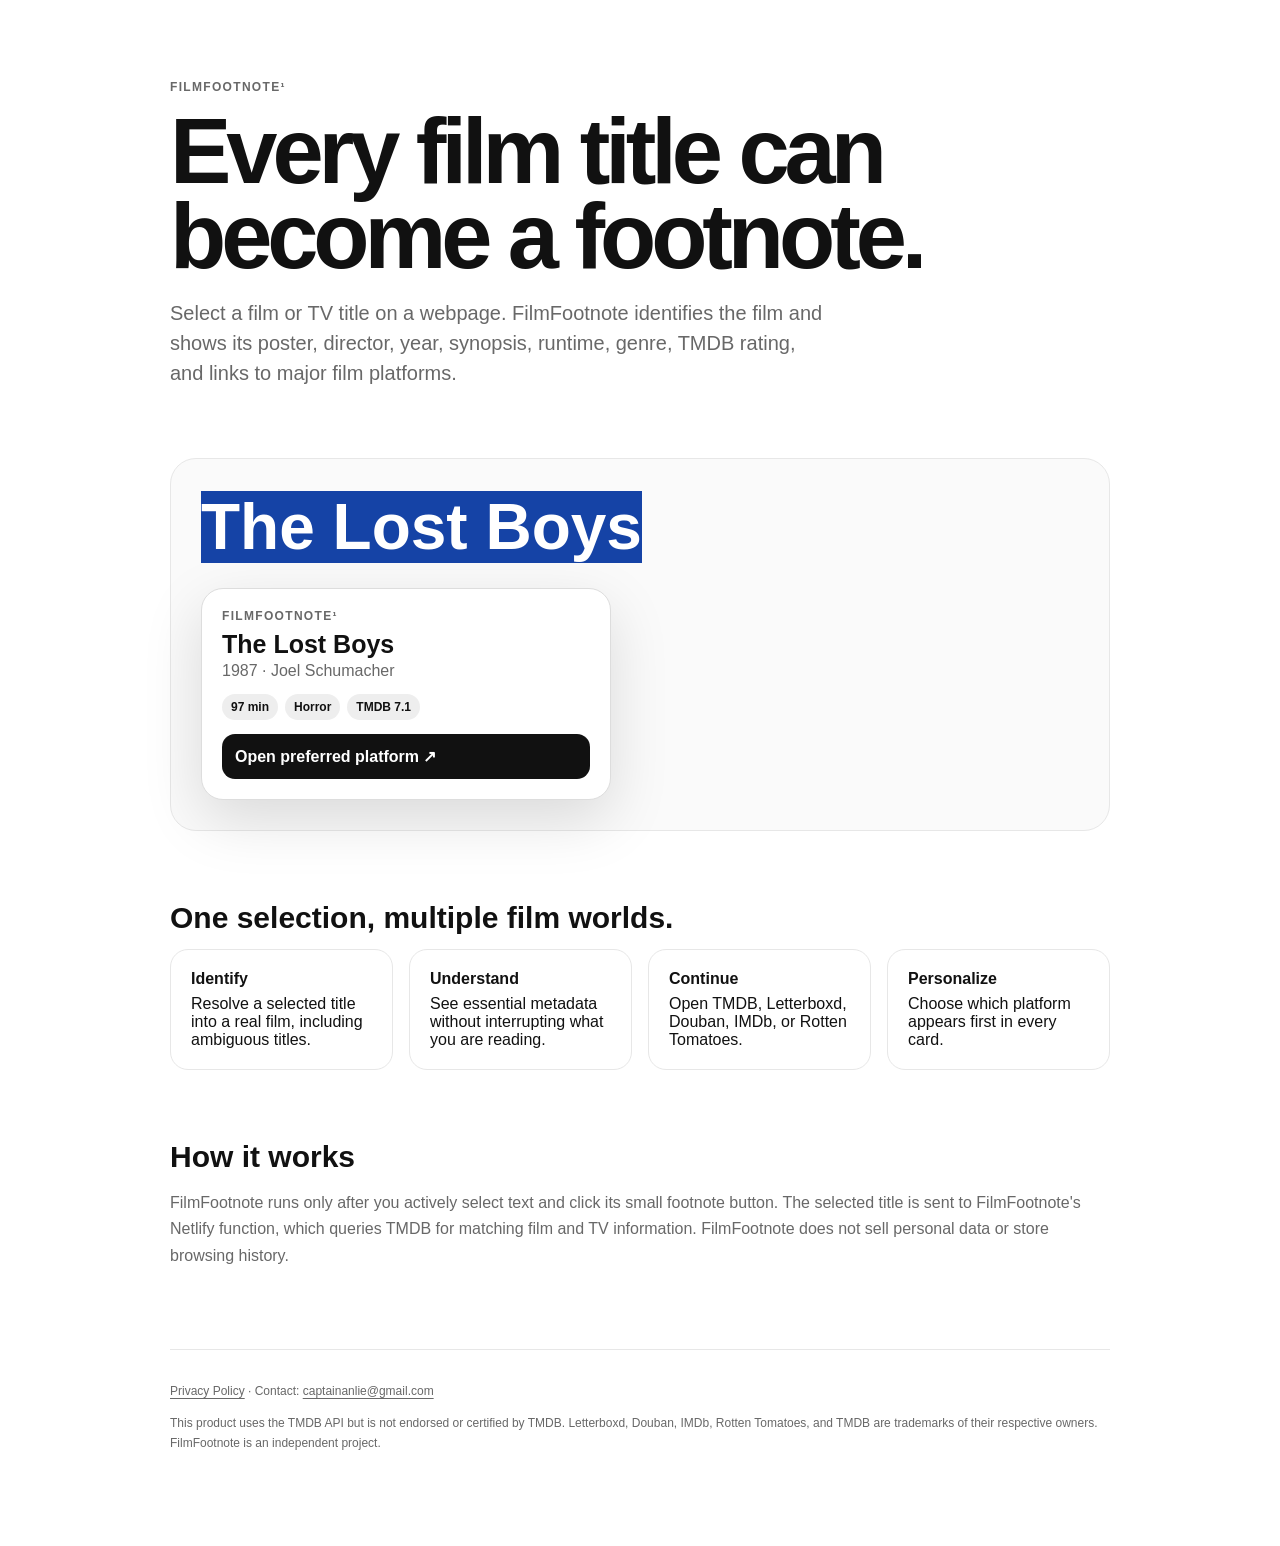
<file: index.html>
<!doctype html>
<html lang="en">
<head>
  <meta charset="utf-8">
  <meta name="viewport" content="width=device-width, initial-scale=1">
  <meta name="description" content="FilmFootnote identifies film and TV titles selected on the web and connects them to film and TV information and film platforms.">
  <title>FilmFootnote — Film information, without leaving the page</title>
  <style>
    :root { color-scheme: light; --ink:#111; --muted:#686868; --line:#e7e7e7; }
    * { box-sizing:border-box; }
    body { margin:0; color:var(--ink); background:#fff; font-family:Inter,ui-sans-serif,-apple-system,BlinkMacSystemFont,"Segoe UI",sans-serif; }
    main { width:min(940px, calc(100% - 40px)); margin:0 auto; padding:80px 0; }
    .eyebrow { font-size:12px; font-weight:800; letter-spacing:.11em; text-transform:uppercase; color:var(--muted); }
    h1 { max-width:820px; margin:15px 0 20px; font-size:clamp(46px,8vw,92px); line-height:.92; letter-spacing:-.055em; }
    .lead { max-width:660px; margin:0; color:var(--muted); font-size:20px; line-height:1.5; }
    .demo { margin:70px 0; padding:30px; border:1px solid var(--line); border-radius:26px; background:#fafafa; }
    .selection { display:inline; background:#1543a6; color:#fff; font-size:clamp(30px,6vw,64px); font-weight:800; line-height:1.2; }
    .card { width:min(410px,100%); margin-top:22px; padding:20px; border:1px solid #ddd; border-radius:22px; background:#fff; box-shadow:0 20px 60px rgba(0,0,0,.13); }
    .card h2 { margin:7px 0 3px; font-size:25px; }
    .meta { color:var(--muted); }
    .chips { display:flex; flex-wrap:wrap; gap:7px; margin:14px 0; }
    .chip { padding:6px 9px; border-radius:999px; background:#eee; font-size:12px; font-weight:700; }
    .button { margin-top:8px; padding:13px; border-radius:13px; background:#111; color:#fff; font-weight:750; }
    section { margin-top:70px; }
    h3 { margin:0 0 14px; font-size:30px; }
    p, li { color:var(--muted); line-height:1.65; }
    .grid { display:grid; grid-template-columns:repeat(auto-fit,minmax(210px,1fr)); gap:16px; }
    .feature { padding:20px; border:1px solid var(--line); border-radius:18px; }
    .feature strong { display:block; margin-bottom:7px; }
    footer { margin-top:80px; padding-top:20px; border-top:1px solid var(--line); color:var(--muted); font-size:12px; line-height:1.6; }
    a { color:inherit; text-underline-offset:3px; }
  </style>
</head>
<body>
<main>
  <div class="eyebrow">FilmFootnote¹</div>
  <h1>Every film title can become a footnote.</h1>
  <p class="lead">Select a film or TV title on a webpage. FilmFootnote identifies the film and shows its poster, director, year, synopsis, runtime, genre, TMDB rating, and links to major film platforms.</p>

  <div class="demo">
    <div class="selection">The Lost Boys</div>
    <div class="card">
      <div class="eyebrow">FilmFootnote¹</div>
      <h2>The Lost Boys</h2>
      <div class="meta">1987 · Joel Schumacher</div>
      <div class="chips">
        <span class="chip">97 min</span>
        <span class="chip">Horror</span>
        <span class="chip">TMDB 7.1</span>
      </div>
      <div class="button">Open preferred platform ↗</div>
    </div>
  </div>

  <section>
    <h3>One selection, multiple film worlds.</h3>
    <div class="grid">
      <div class="feature"><strong>Identify</strong><span>Resolve a selected title into a real film, including ambiguous titles.</span></div>
      <div class="feature"><strong>Understand</strong><span>See essential metadata without interrupting what you are reading.</span></div>
      <div class="feature"><strong>Continue</strong><span>Open TMDB, Letterboxd, Douban, IMDb, or Rotten Tomatoes.</span></div>
      <div class="feature"><strong>Personalize</strong><span>Choose which platform appears first in every card.</span></div>
    </div>
  </section>

  <section>
    <h3>How it works</h3>
    <p>FilmFootnote runs only after you actively select text and click its small footnote button. The selected title is sent to FilmFootnote's Netlify function, which queries TMDB for matching film and TV information. FilmFootnote does not sell personal data or store browsing history.</p>
  </section>

  <footer>
    <p><a href="/privacy.html">Privacy Policy</a> · Contact: <a href="mailto:captainanlie@gmail.com">captainanlie@gmail.com</a></p>
    <p>This product uses the TMDB API but is not endorsed or certified by TMDB. Letterboxd, Douban, IMDb, Rotten Tomatoes, and TMDB are trademarks of their respective owners. FilmFootnote is an independent project.</p>
  </footer>
</main>
</body>
</html>
</file>
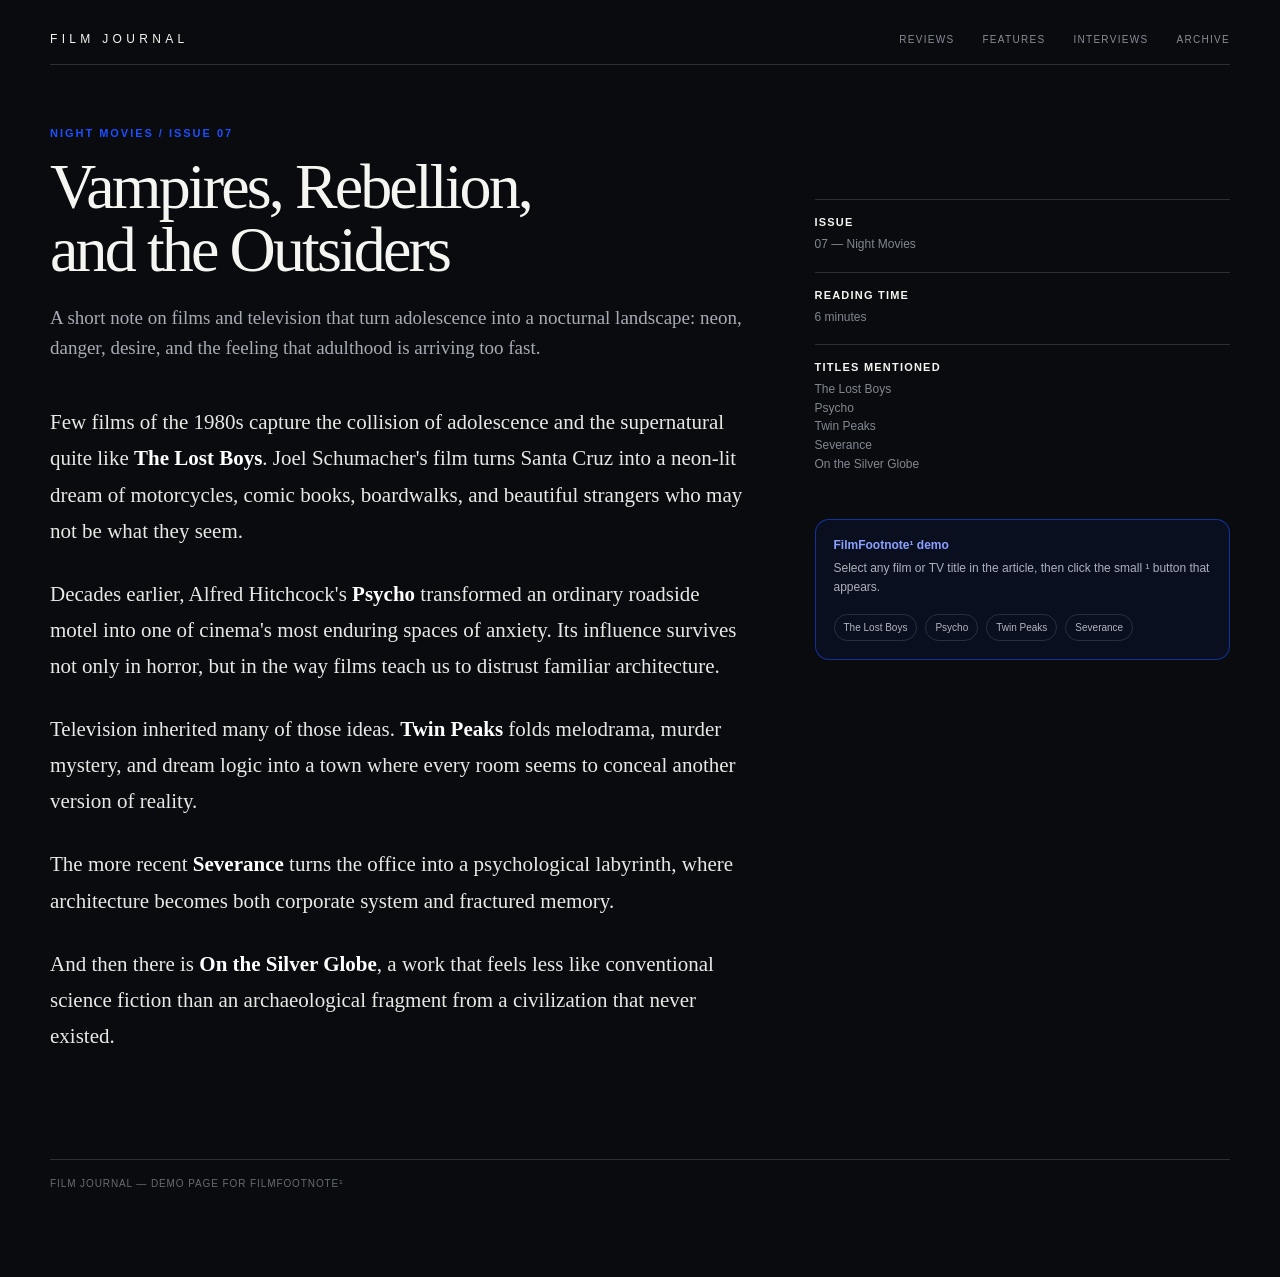
<file: demo.html>
<!doctype html>
<html lang="en">
<head>
  <meta charset="utf-8">
  <meta name="viewport" content="width=device-width, initial-scale=1">
  <meta name="description" content="FilmFootnote demo page for testing film and TV title lookup.">
  <title>Film Journal — FilmFootnote Demo</title>
  <style>
    :root{
      --bg:#090b0f;
      --panel:#0d1016;
      --ink:#f5f5f1;
      --muted:#999da7;
      --line:rgba(255,255,255,.15);
      --blue:#1d4fff;
      --blue-soft:#8aa1ff;
    }
    *{box-sizing:border-box}
    html{scroll-behavior:smooth}
    body{
      margin:0;
      background:var(--bg);
      color:var(--ink);
      font-family:Georgia,"Times New Roman",serif;
    }
    .wrap{
      width:min(1180px,calc(100% - 48px));
      margin:0 auto;
      padding:32px 0 88px;
    }
    header{
      display:flex;
      align-items:center;
      justify-content:space-between;
      padding-bottom:18px;
      border-bottom:1px solid var(--line);
      font-family:Arial,Helvetica,sans-serif;
    }
    .brand{
      font-size:12px;
      letter-spacing:.36em;
      text-transform:uppercase;
    }
    nav{
      display:flex;
      gap:28px;
      color:#888d98;
      font-size:10px;
      letter-spacing:.13em;
      text-transform:uppercase;
    }
    .hero{
      display:grid;
      grid-template-columns:minmax(0,1.25fr) minmax(290px,.75fr);
      gap:72px;
      padding-top:62px;
      align-items:start;
    }
    .kicker{
      font-family:Arial,Helvetica,sans-serif;
      color:var(--blue);
      font-size:11px;
      font-weight:800;
      letter-spacing:.18em;
      text-transform:uppercase;
    }
    h1{
      margin:17px 0 22px;
      max-width:720px;
      font-size:clamp(46px,5vw,74px);
      line-height:.98;
      letter-spacing:-.045em;
      font-weight:500;
    }
    .dek{
      max-width:720px;
      color:#a7abb4;
      font-size:19px;
      line-height:1.55;
    }
    article{
      max-width:780px;
      margin-top:42px;
      color:#e8e8e5;
      font-size:21px;
      line-height:1.72;
    }
    article p{margin:0 0 27px}
    .film{
      color:#fff;
      font-weight:700;
      text-decoration-thickness:1px;
      text-underline-offset:4px;
      cursor:text;
    }
    aside{
      position:sticky;
      top:32px;
      padding-top:72px;
      font-family:Arial,Helvetica,sans-serif;
    }
    .note{
      padding:16px 0 18px;
      border-top:1px solid var(--line);
    }
    .note strong{
      display:block;
      margin-bottom:7px;
      font-size:11px;
      letter-spacing:.11em;
      text-transform:uppercase;
    }
    .note span{
      display:block;
      color:#828791;
      font-size:12px;
      line-height:1.55;
    }
    .demo-tip{
      margin-top:28px;
      padding:18px;
      border:1px solid rgba(29,79,255,.55);
      border-radius:14px;
      background:rgba(29,79,255,.07);
    }
    .demo-tip b{
      display:block;
      margin-bottom:7px;
      color:var(--blue-soft);
      font-size:12px;
    }
    .demo-tip p{
      margin:0;
      color:#adb1bb;
      font-size:12px;
      line-height:1.55;
    }
    .suggestions{
      margin-top:18px;
      display:flex;
      flex-wrap:wrap;
      gap:8px;
    }
    .suggestions span{
      padding:7px 9px;
      border:1px solid rgba(255,255,255,.13);
      border-radius:999px;
      color:#b4b7bf;
      font-size:10px;
    }
    .footer{
      margin-top:78px;
      padding-top:18px;
      border-top:1px solid var(--line);
      color:#676b74;
      font-family:Arial,Helvetica,sans-serif;
      font-size:10px;
      letter-spacing:.09em;
    }
    @media(max-width:860px){
      .hero{grid-template-columns:1fr;gap:24px}
      aside{position:static;padding-top:0}
      nav{display:none}
      article{font-size:18px}
    }
  </style>
</head>
<body>
  <div class="wrap">
    <header>
      <div class="brand">Film Journal</div>
      <nav>
        <span>Reviews</span>
        <span>Features</span>
        <span>Interviews</span>
        <span>Archive</span>
      </nav>
    </header>

    <section class="hero">
      <main>
        <div class="kicker">Night Movies / Issue 07</div>

        <h1>Vampires, Rebellion,<br>and the Outsiders</h1>

        <div class="dek">
          A short note on films and television that turn adolescence into a nocturnal landscape:
          neon, danger, desire, and the feeling that adulthood is arriving too fast.
        </div>

        <article>
          <p>
            Few films of the 1980s capture the collision of adolescence and the supernatural
            quite like <span class="film">The Lost Boys</span>. Joel Schumacher's film turns
            Santa Cruz into a neon-lit dream of motorcycles, comic books, boardwalks, and
            beautiful strangers who may not be what they seem.
          </p>

          <p>
            Decades earlier, Alfred Hitchcock's <span class="film">Psycho</span> transformed
            an ordinary roadside motel into one of cinema's most enduring spaces of anxiety.
            Its influence survives not only in horror, but in the way films teach us to distrust
            familiar architecture.
          </p>

          <p>
            Television inherited many of those ideas. <span class="film">Twin Peaks</span>
            folds melodrama, murder mystery, and dream logic into a town where every room seems
            to conceal another version of reality.
          </p>

          <p>
            The more recent <span class="film">Severance</span> turns the office into a psychological
            labyrinth, where architecture becomes both corporate system and fractured memory.
          </p>

          <p>
            And then there is <span class="film">On the Silver Globe</span>, a work that feels
            less like conventional science fiction than an archaeological fragment from a
            civilization that never existed.
          </p>
        </article>
      </main>

      <aside>
        <div class="note">
          <strong>Issue</strong>
          <span>07 — Night Movies</span>
        </div>

        <div class="note">
          <strong>Reading time</strong>
          <span>6 minutes</span>
        </div>

        <div class="note">
          <strong>Titles mentioned</strong>
          <span>
            The Lost Boys<br>
            Psycho<br>
            Twin Peaks<br>
            Severance<br>
            On the Silver Globe
          </span>
        </div>

        <div class="demo-tip">
          <b>FilmFootnote¹ demo</b>
          <p>
            Select any film or TV title in the article, then click the small ¹ button that appears.
          </p>

          <div class="suggestions">
            <span>The Lost Boys</span>
            <span>Psycho</span>
            <span>Twin Peaks</span>
            <span>Severance</span>
          </div>
        </div>
      </aside>
    </section>

    <div class="footer">
      FILM JOURNAL — DEMO PAGE FOR FILMFOOTNOTE¹
    </div>
  </div>
</body>
</html>
</file>
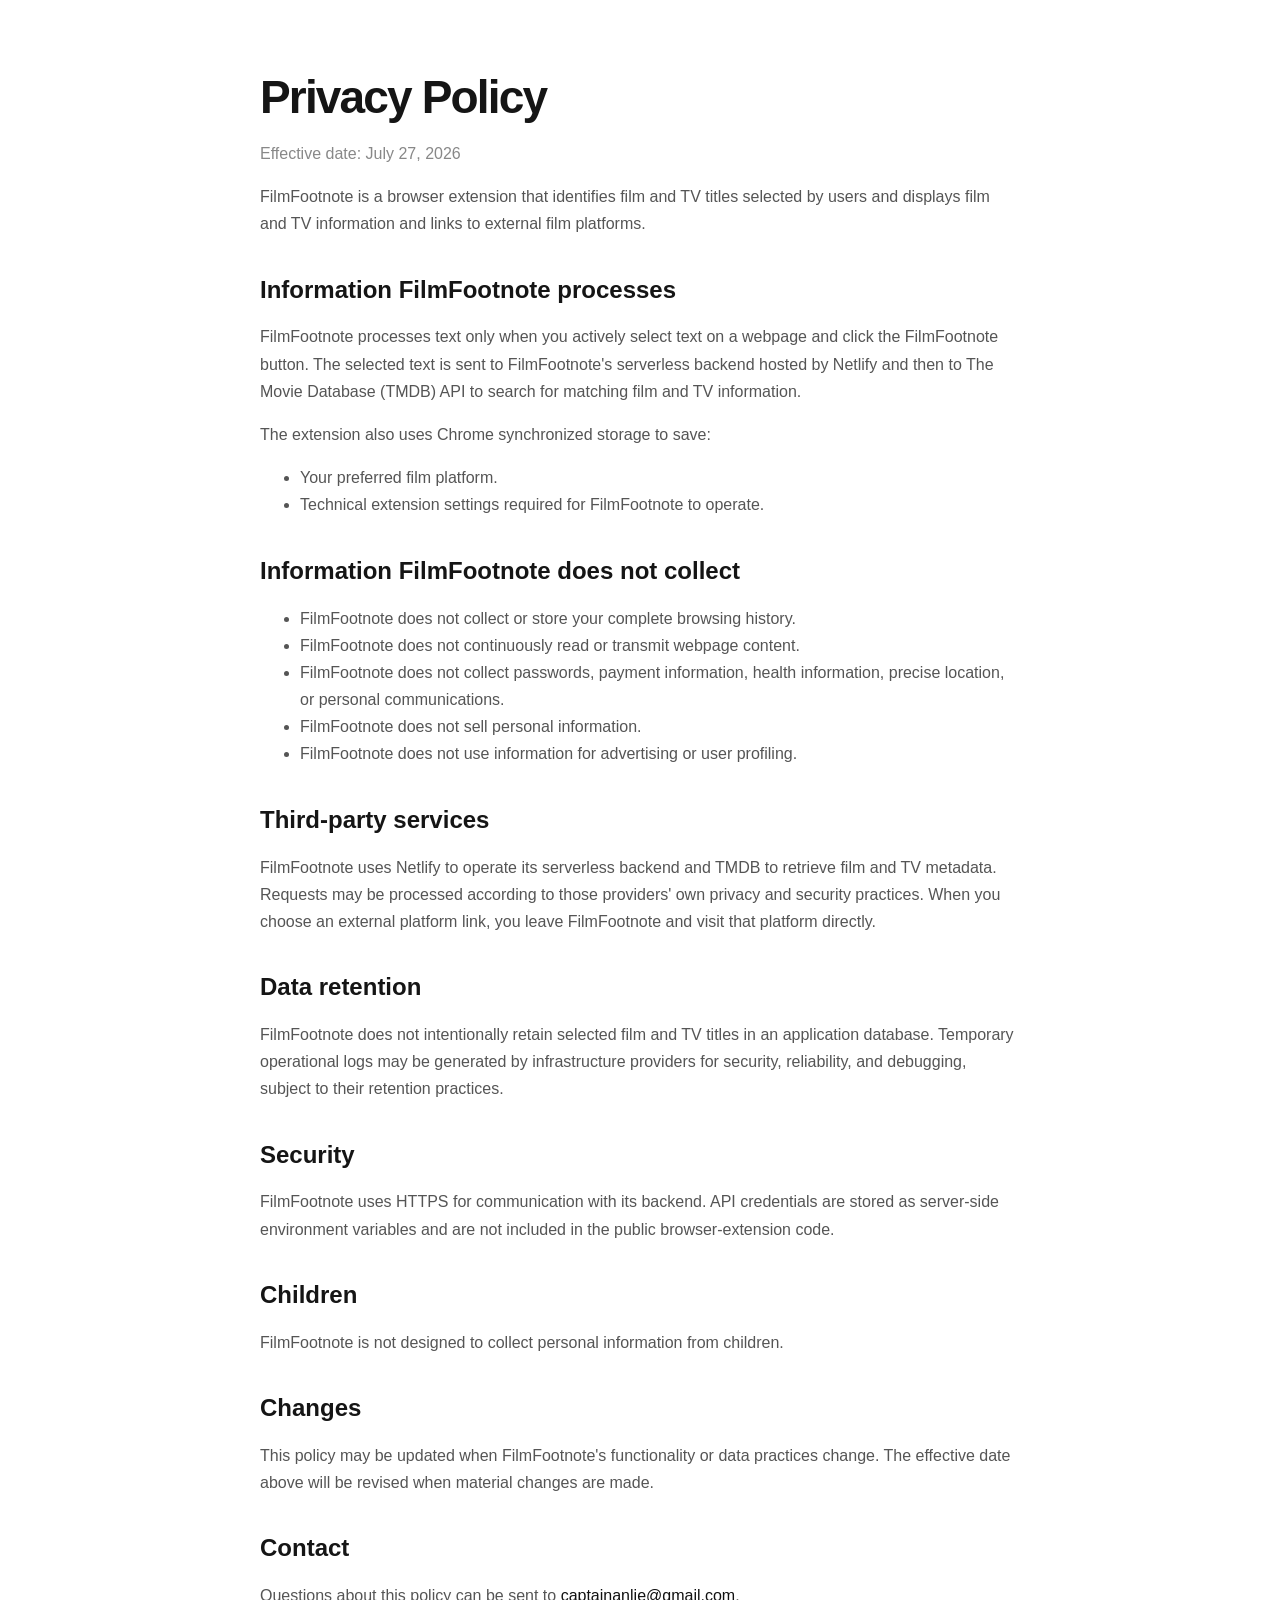
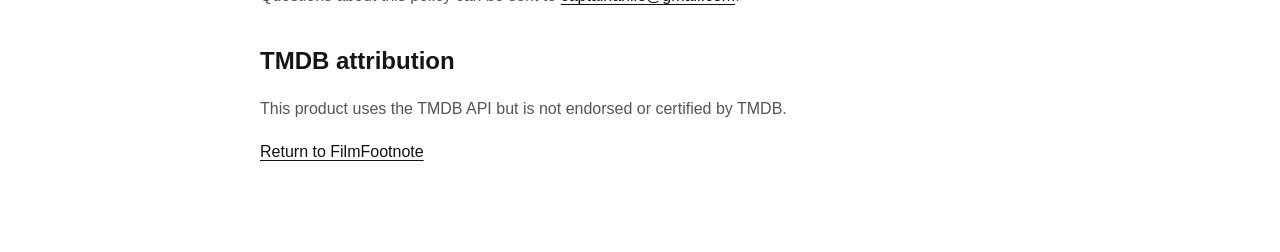
<file: privacy.html>
<!doctype html>
<html lang="en">
<head>
  <meta charset="utf-8">
  <meta name="viewport" content="width=device-width, initial-scale=1">
  <title>FilmFootnote Privacy Policy</title>
  <style>
    body { margin:0; color:#151515; background:#fff; font-family:Inter,ui-sans-serif,-apple-system,BlinkMacSystemFont,"Segoe UI",sans-serif; }
    main { width:min(760px,calc(100% - 40px)); margin:0 auto; padding:70px 0; }
    h1 { font-size:46px; letter-spacing:-.04em; margin:0 0 10px; }
    h2 { margin-top:38px; }
    p, li { color:#555; line-height:1.7; }
    .updated { color:#888; }
    a { color:#111; text-underline-offset:3px; }
  </style>
</head>
<body>
<main>
  <h1>Privacy Policy</h1>
  <p class="updated">Effective date: July 27, 2026</p>

  <p>FilmFootnote is a browser extension that identifies film and TV titles selected by users and displays film and TV information and links to external film platforms.</p>

  <h2>Information FilmFootnote processes</h2>
  <p>FilmFootnote processes text only when you actively select text on a webpage and click the FilmFootnote button. The selected text is sent to FilmFootnote's serverless backend hosted by Netlify and then to The Movie Database (TMDB) API to search for matching film and TV information.</p>

  <p>The extension also uses Chrome synchronized storage to save:</p>
  <ul>
    <li>Your preferred film platform.</li>
    <li>Technical extension settings required for FilmFootnote to operate.</li>
  </ul>

  <h2>Information FilmFootnote does not collect</h2>
  <ul>
    <li>FilmFootnote does not collect or store your complete browsing history.</li>
    <li>FilmFootnote does not continuously read or transmit webpage content.</li>
    <li>FilmFootnote does not collect passwords, payment information, health information, precise location, or personal communications.</li>
    <li>FilmFootnote does not sell personal information.</li>
    <li>FilmFootnote does not use information for advertising or user profiling.</li>
  </ul>

  <h2>Third-party services</h2>
  <p>FilmFootnote uses Netlify to operate its serverless backend and TMDB to retrieve film and TV metadata. Requests may be processed according to those providers' own privacy and security practices. When you choose an external platform link, you leave FilmFootnote and visit that platform directly.</p>

  <h2>Data retention</h2>
  <p>FilmFootnote does not intentionally retain selected film and TV titles in an application database. Temporary operational logs may be generated by infrastructure providers for security, reliability, and debugging, subject to their retention practices.</p>

  <h2>Security</h2>
  <p>FilmFootnote uses HTTPS for communication with its backend. API credentials are stored as server-side environment variables and are not included in the public browser-extension code.</p>

  <h2>Children</h2>
  <p>FilmFootnote is not designed to collect personal information from children.</p>

  <h2>Changes</h2>
  <p>This policy may be updated when FilmFootnote's functionality or data practices change. The effective date above will be revised when material changes are made.</p>

  <h2>Contact</h2>
  <p>Questions about this policy can be sent to <a href="mailto:captainanlie@gmail.com">captainanlie@gmail.com</a>.</p>

  <h2>TMDB attribution</h2>
  <p>This product uses the TMDB API but is not endorsed or certified by TMDB.</p>

  <p><a href="/">Return to FilmFootnote</a></p>
</main>
</body>
</html>
</file>
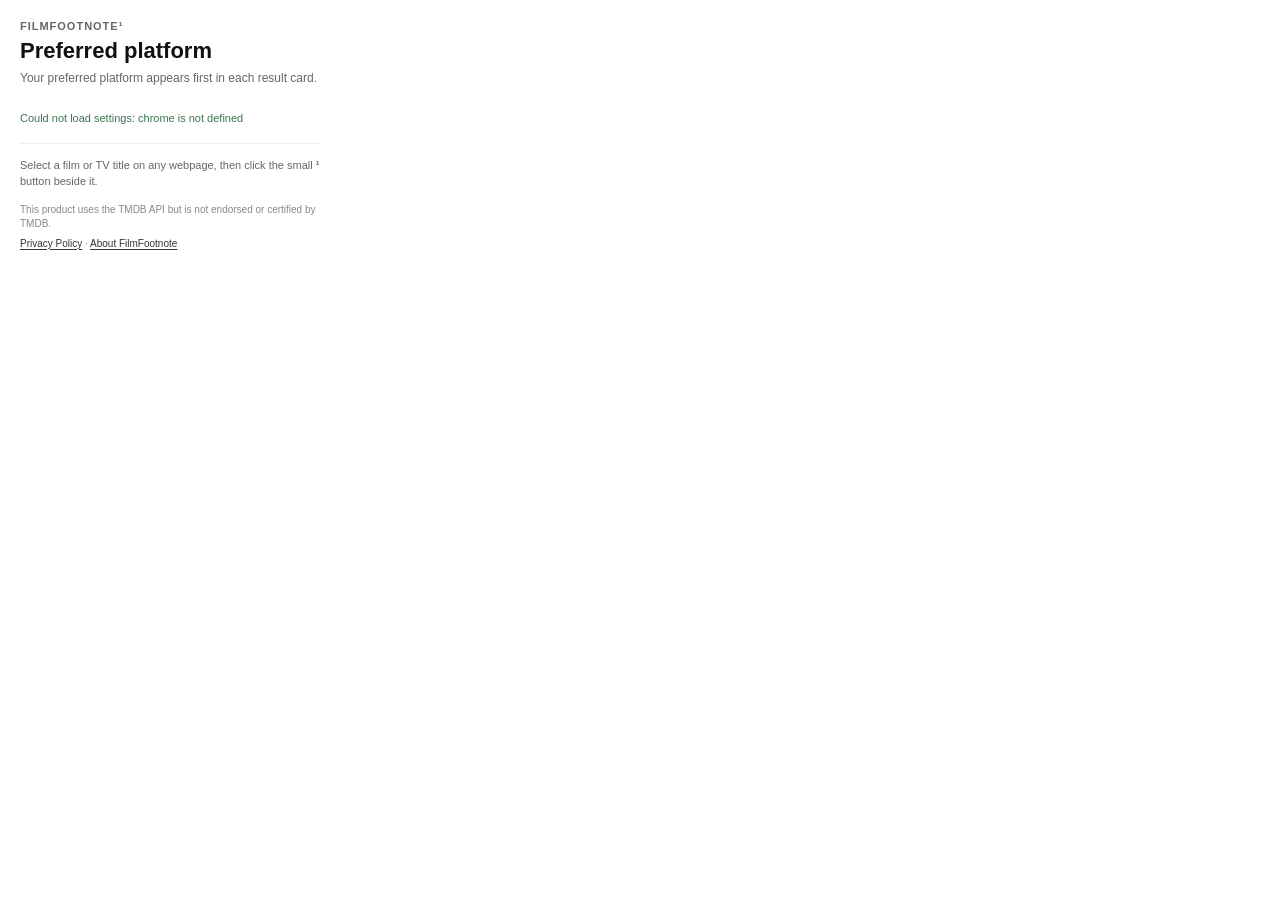
<file: extension/popup.html>
<!doctype html>
<html lang="en">
<head>
<meta charset="utf-8">
<meta name="viewport" content="width=device-width,initial-scale=1">
<title>FilmFootnote</title>
<link rel="stylesheet" href="popup.css">
</head>
<body>
<main>
  <div class="eyebrow">FilmFootnote¹</div>
  <h1>Preferred platform</h1>
  <p class="intro">Your preferred platform appears first in each result card.</p>

  <div id="platforms" class="platforms"></div>
  <div id="status" class="status" aria-live="polite"></div>

  <div class="divider"></div>

  <div class="usage">
    Select a film or TV title on any webpage, then click the small <strong>¹</strong> button beside it.
  </div>

  <div class="legal">
    <p>This product uses the TMDB API but is not endorsed or certified by TMDB.</p>
    <p><a href="https://filmfootnote.netlify.app/privacy.html" target="_blank" rel="noreferrer">Privacy Policy</a>
    · <a href="https://filmfootnote.netlify.app/" target="_blank" rel="noreferrer">About FilmFootnote</a></p>
  </div>
</main>
<script src="popup.js"></script>
</body>
</html>
</file>
<file: extension/popup.css>
* { box-sizing: border-box; }
body {
  width: 340px;
  margin: 0;
  background: #fff;
  color: #111;
  font-family: Inter, ui-sans-serif, -apple-system, BlinkMacSystemFont, "Segoe UI", sans-serif;
}
main { padding: 20px; }
.eyebrow {
  color: #666;
  font-size: 11px;
  font-weight: 800;
  letter-spacing: .09em;
  text-transform: uppercase;
}
h1 {
  margin: 6px 0 7px;
  font-size: 22px;
  line-height: 1.15;
}
.intro {
  margin: 0 0 15px;
  color: #666;
  font-size: 12px;
  line-height: 1.45;
}
.platforms { display: grid; gap: 8px; }
.platform {
  display: grid;
  grid-template-columns: 30px 1fr 18px;
  align-items: center;
  width: 100%;
  padding: 9px;
  border: 1px solid #e5e5e5;
  border-radius: 12px;
  background: #fafafa;
  cursor: pointer;
  text-align: left;
}
.platform:hover { background: #f2f2f2; }
.platform.is-selected {
  border-color: #111;
  background: #111;
  color: #fff;
}
.mark {
  display: grid;
  place-items: center;
  width: 25px;
  height: 25px;
  border-radius: 7px;
  background: rgba(127,127,127,.17);
  font-size: 10px;
  font-weight: 800;
}
.name { font-size: 13px; font-weight: 700; }
.status {
  min-height: 17px;
  margin-top: 9px;
  color: #39764e;
  font-size: 11px;
}
.divider {
  height: 1px;
  margin: 14px 0;
  background: #eee;
}
.usage {
  color: #666;
  font-size: 11px;
  line-height: 1.45;
}
.legal {
  margin-top: 13px;
  color: #888;
  font-size: 10px;
  line-height: 1.45;
}
.legal p { margin: 5px 0; }
a { color: #333; text-underline-offset: 2px; }
</file>
